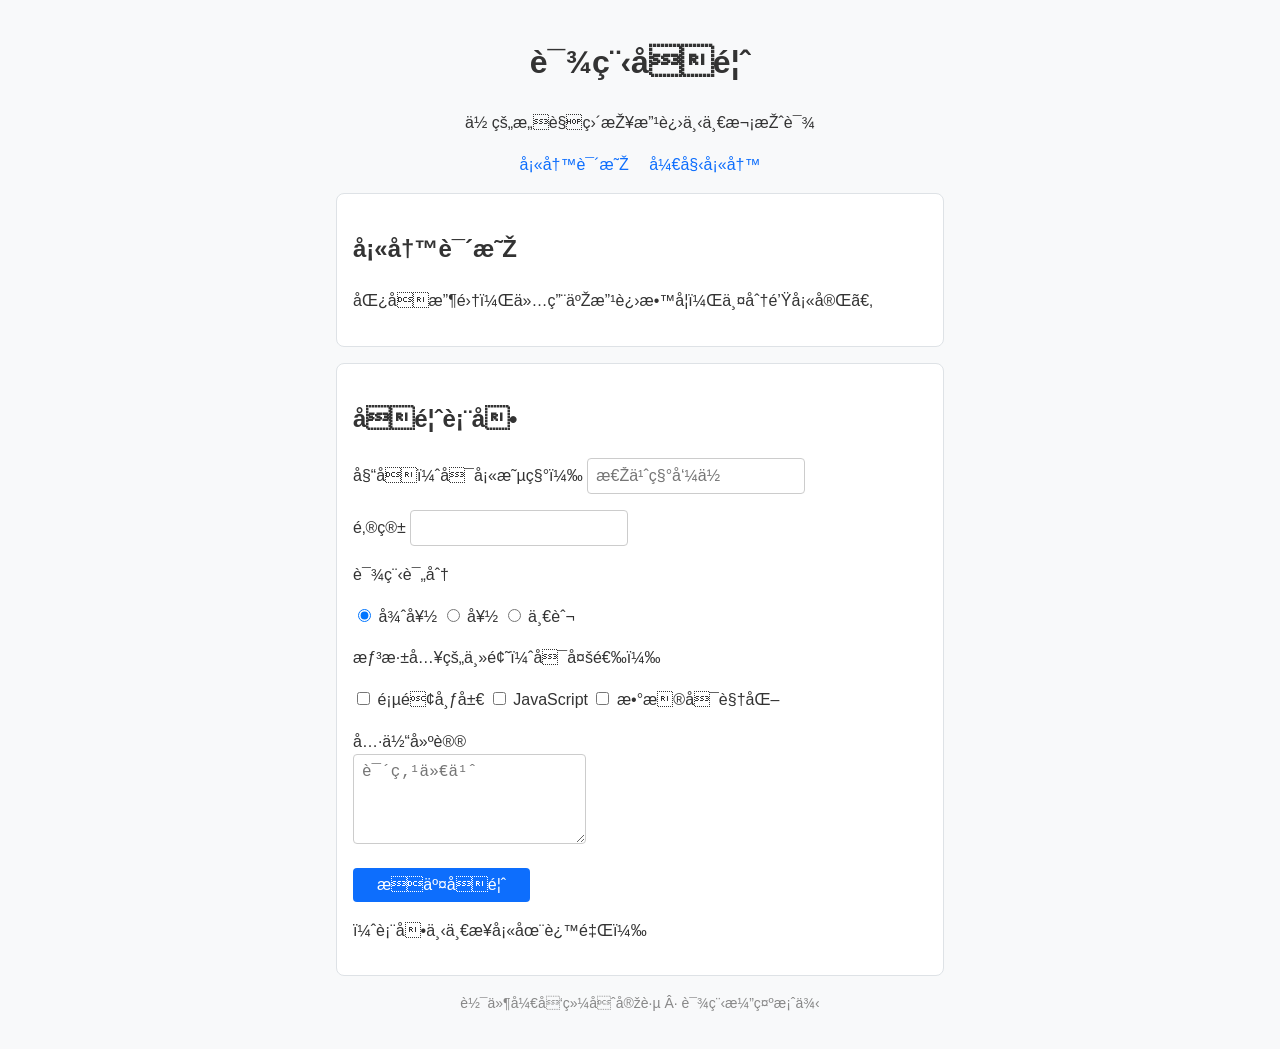
<file: feedback-form/index.html>
<!DOCTYPE html>
 <html lang="zh-CN"> 
<head> 
<link rel="stylesheet" href="style.css"
<meta charset="UTF-8">
 <meta name="viewport" content="width=device-width, initial-scale=1.0"> 
<title>课程反馈</title>
 </head>
 <body> 
<header> 
<h1>课程反馈</h1> 
<p>你的意见直接改进下一次授课</p> 
</header>
 <nav> 
<a href="#intro">填写说明</a> 
<a href="#form">开始填写</a>
 </nav> 
<main>
 <section id="intro"> 
<h2>填写说明</h2>
 <p>匿名收集，仅用于改进教学，两分钟填完。</p>
 </section>
 <section id="form">
 <h2>反馈表单</h2>
<form action="#" method="get"> <p> <label for="name">姓名（可填昵称）</label> <input type="text" id="name" name="name" placeholder="怎么称呼你" required> </p> <p> <label for="mail">邮箱</label> <input type="email" id="mail" name="mail" required> </p> <p>课程评分</p> <p> <label><input type="radio" name="score" value="5" checked> 很好</label> <label><input type="radio" name="score" value="4"> 好</label> <label><input type="radio" name="score" value="3"> 一般</label> </p> <p>想深入的主题（可多选）</p> <p> <label><input type="checkbox" name="topic" value="layout"> 页面布局</label> <label><input type="checkbox" name="topic" value="js"> JavaScript</label> <label><input type="checkbox" name="topic" value="chart"> 数据可视化</label> </p> <p> <label for="advice">具体建议</label><br> <textarea id="advice" name="advice" rows="4" maxlength="200" placeholder="说点什么"></textarea> </p> <p> <button type="submit">提交反馈</button> </p> </form 
<p>（表单下一步填在这里）</p> 
</section>
 </main> 
<footer> 
<p>软件开发综合实践 · 课程演示案例</p>
</footer> 
</body> 
</html>
</file>
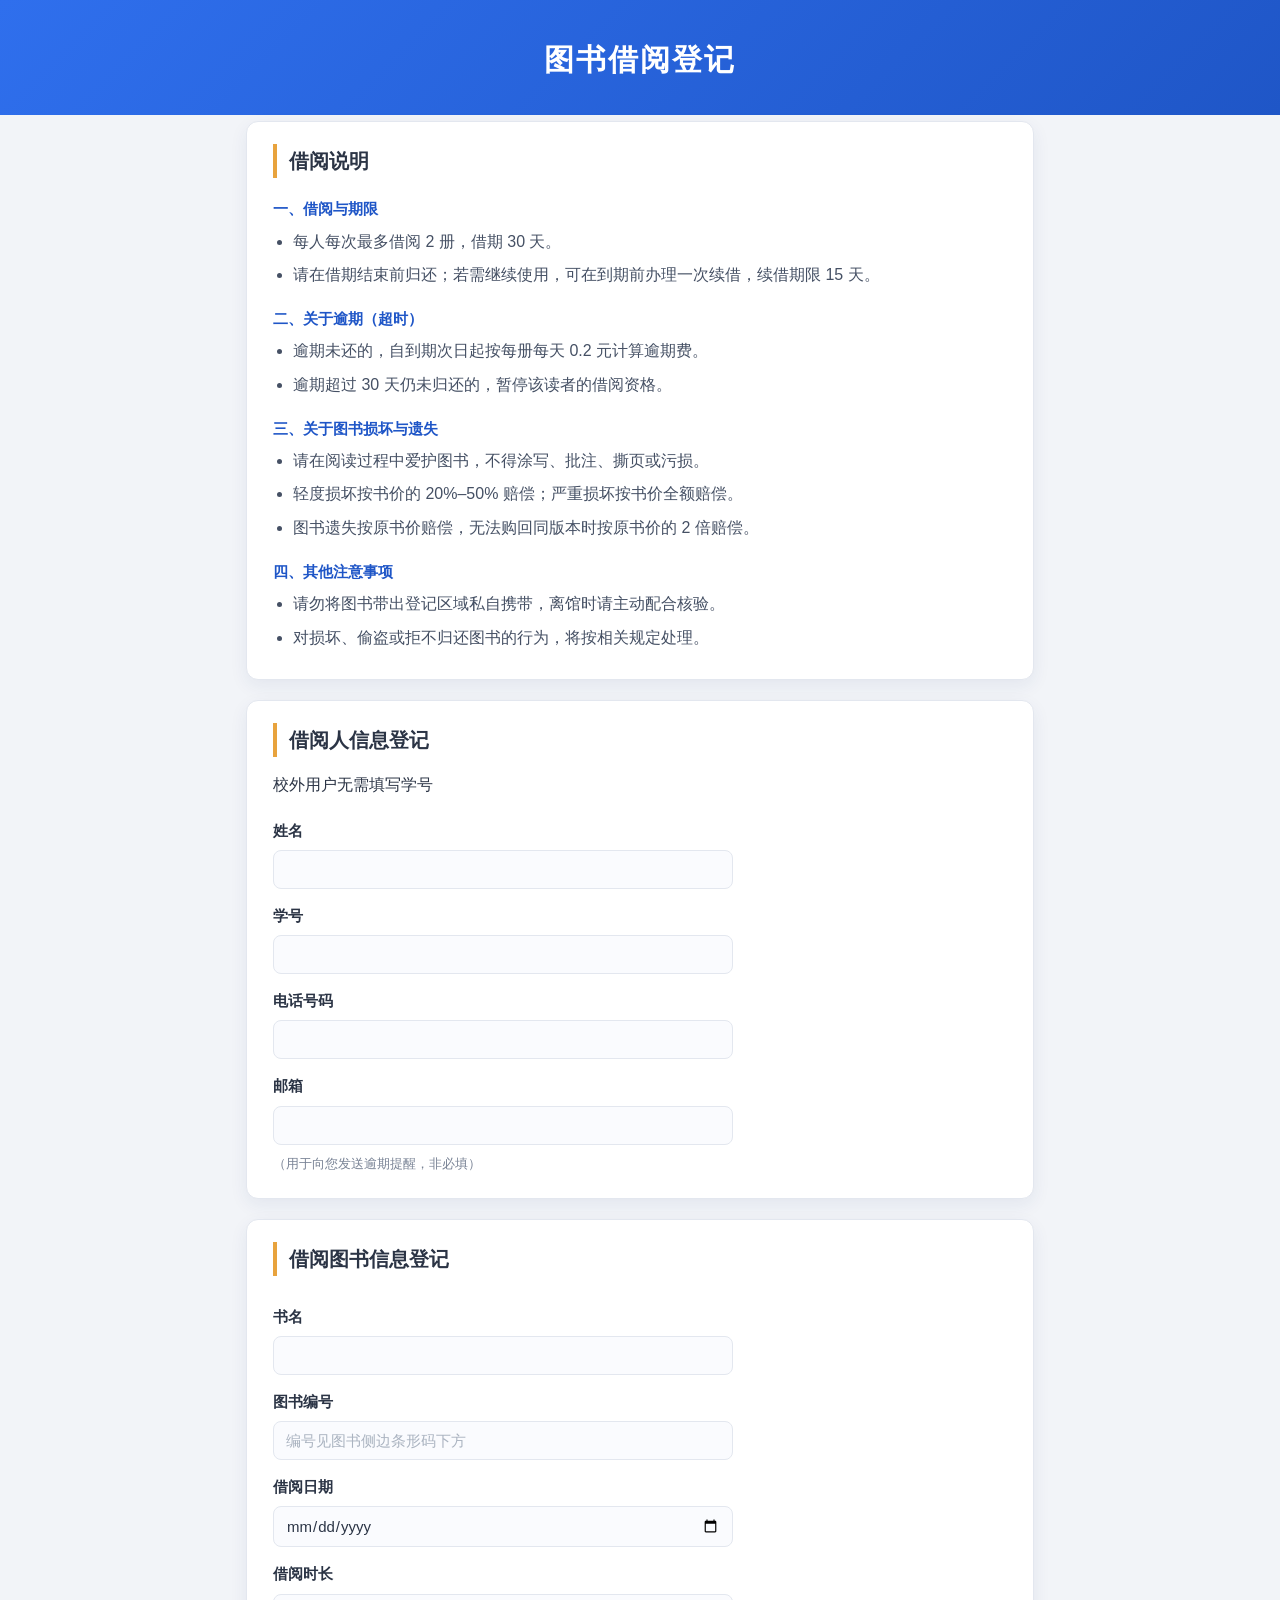
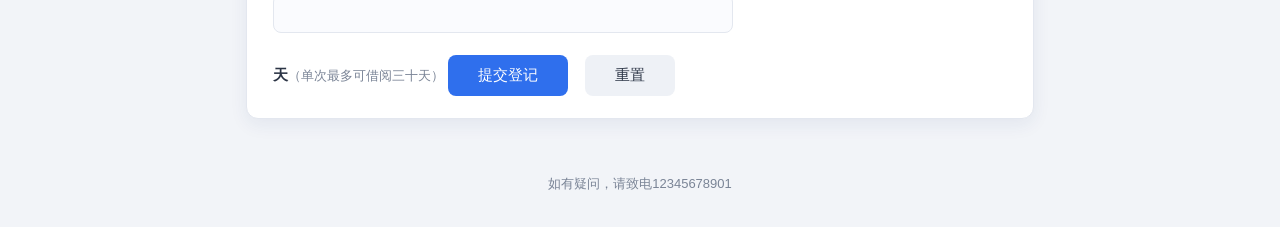
<file: 图书借阅登记/index.html>
<!DOCTYPE html>
<html lang="zh-CN">
<head>
  <meta charset="UTF-8">
  <meta name="viewport" content="width=device-width, initial-scale=1.0">
<title>图书借阅登记</title>
<link rel="stylesheet" href="style.css">
</head>
<body>
<header>
 <h1>图书借阅登记</h1>
</header>
<main>
<section>
  <h2>借阅说明</h2>
  <h3>一、借阅与期限</h3>
  <ul>
    <li>每人每次最多借阅 2 册，借期 30 天。</li>
    <li>请在借期结束前归还；若需继续使用，可在到期前办理一次续借，续借期限 15 天。</li>
  </ul>
  <h3>二、关于逾期（超时）</h3>
  <ul>
    <li>逾期未还的，自到期次日起按每册每天 0.2 元计算逾期费。</li>
    <li>逾期超过 30 天仍未归还的，暂停该读者的借阅资格。</li>
  </ul>
  <h3>三、关于图书损坏与遗失</h3>
  <ul>
    <li>请在阅读过程中爱护图书，不得涂写、批注、撕页或污损。</li>
    <li>轻度损坏按书价的 20%–50% 赔偿；严重损坏按书价全额赔偿。</li>
    <li>图书遗失按原书价赔偿，无法购回同版本时按原书价的 2 倍赔偿。</li>
  </ul>
  <h3>四、其他注意事项</h3>
  <ul>
    <li>请勿将图书带出登记区域私自携带，离馆时请主动配合核验。</li>
    <li>对损坏、偷盗或拒不归还图书的行为，将按相关规定处理。</li>
  </ul>
</section>
<form action="#" method="get">
<section>
<h2>借阅人信息登记</h2>
<p>校外用户无需填写学号</p>
<label for="name">姓名</label>
<input type="text" id="name" name="name" required><br>
<label for="xuehao">学号</label>
<input type="text" id="xuehao" name="xuehao" pattern="[0-9]+" ><br>
<label for="phone">电话号码</label>
<input type="tel" id="phone" name="phone" required><br>
<label for="mail">邮箱</label>
<input type="email" id="mail" name="mail"><span>（用于向您发送逾期提醒，非必填）</span>
</section>
<section>
<h2>借阅图书信息登记</h2>
<label for="bookname">书名</label>
<input type="text" id="bookname" name="bookname"required><br>
<label for="booknumber">图书编号</label>
<input type="text" id="booknumber" name="booknumber" placeholder="编号见图书侧边条形码下方" required><br>
<label for="date">借阅日期</label>
<input type="date" id="date" name="date" required><br>
<label for="time">借阅时长</label>
<input type="number" id="time" name="time" min="1" max="30" step="1" required><label for="time">天</label><span>（单次最多可借阅三十天）</span><br>
 <button type="submit">提交登记</button>
 <button type="reset">重置</button>
</section>
</form>
</main>
<footer>
<p>如有疑问，请致电12345678901</p>
</footer>
</body>
</html>
</file>
<file: feedback-form/style.css>
* { box-sizing: border-box; } body { font-family: "Microsoft YaHei", "PingFang SC", sans-serif; color: #333; line-height: 1.6; background-color: #f8f9fa; max-width: 640px; margin: 0 auto; padding: 16px; } header { text-align: center; } nav { text-align: center; margin-bottom: 16px; } nav a { color: #0d6efd; text-decoration: none; margin: 0 8px; } section { background: #fff; border: 1px solid #dee2e6; border-radius: 8px; padding: 16px; margin-bottom: 16px; } input, textarea, select, button { font-size: 16px; padding: 8px; border: 1px solid #ccc; border-radius: 4px; } button {

background: #0d6efd; color: #fff; border: none; padding: 8px 24px; } footer { text-align: center; color: #888; font-size: 14px; }
</file>
<file: 图书借阅登记/style.css>
:root {
  --bg: #f2f4f8;
  --card: #ffffff;
  --text: #2b3445;
  --muted: #7a8496;
  --primary: #2f6fed;
  --primary-dark: #1f56c7;
  --accent: #e8a33d;
  --border: #e3e7ef;
  --danger: #d64545;
}

* {
  box-sizing: border-box;
}

body {
  margin: 0;
  font-family: "Microsoft YaHei", "PingFang SC", "Segoe UI", Arial, sans-serif;
  background: var(--bg);
  color: var(--text);
  line-height: 1.7;
}

header {
  background: linear-gradient(135deg, var(--primary), var(--primary-dark));
  color: #fff;
  text-align: center;
  padding: 34px 16px 30px;
}

header h1 {
  margin: 0;
  font-size: 30px;
  letter-spacing: 2px;
}

header p {
  margin: 10px 0 0;
  opacity: 0.85;
  font-size: 14px;
}

main {
  max-width: 820px;
  margin: -14px auto 40px;
  padding: 0 16px;
  position: relative;
  z-index: 1;
}

section {
  background: var(--card);
  border: 1px solid var(--border);
  border-radius: 12px;
  padding: 22px 26px;
  margin: 20px 0;
  box-shadow: 0 6px 18px rgba(31, 60, 115, 0.07);
}

h2 {
  margin: 0 0 14px;
  padding-left: 12px;
  border-left: 4px solid var(--accent);
  font-size: 20px;
}

h3 {
  margin: 18px 0 6px;
  color: var(--primary-dark);
  font-size: 15px;
}

section ul {
  margin: 4px 0 0;
  padding-left: 20px;
}

section ul li {
  margin: 6px 0;
  color: #455064;
}

p {
  margin: 6px 0;
}

form label {
  display: inline-block;
  font-weight: 600;
  margin-top: 14px;
  font-size: 15px;
}

form br {
  display: none;
}

form input[type="text"],
form input[type="number"],
form input[type="tel"],
form input[type="email"],
form input[type="date"] {
  display: block;
  width: 100%;
  max-width: 460px;
  padding: 10px 12px;
  margin-top: 6px;
  font-size: 15px;
  font-family: inherit;
  color: var(--text);
  background: #fafbfe;
  border: 1px solid var(--border);
  border-radius: 8px;
  transition: border-color 0.2s, box-shadow 0.2s, background 0.2s;
}

form input:focus {
  outline: none;
  background: #fff;
  border-color: var(--primary);
  box-shadow: 0 0 0 3px rgba(47, 111, 237, 0.15);
}

form input::placeholder {
  color: #aab3c0;
}

form span {
  display: inline-block;
  margin-top: 8px;
  font-size: 13px;
  color: var(--muted);
}

button {
  font-family: inherit;
  font-size: 15px;
  padding: 11px 30px;
  border: none;
  border-radius: 8px;
  cursor: pointer;
  margin-top: 22px;
  transition: background 0.2s, transform 0.05s;
}

button[type="submit"] {
  background: var(--primary);
  color: #fff;
}

button[type="submit"]:hover {
  background: var(--primary-dark);
}

button[type="reset"] {
  background: #eef1f6;
  color: var(--text);
  margin-left: 12px;
}

button[type="reset"]:hover {
  background: #dfe4ec;
}

button:active {
  transform: translateY(1px);
}

footer {
  text-align: center;
  color: var(--muted);
  font-size: 13px;
  padding: 8px 16px 26px;
}

@media (max-width: 560px) {
  section {
    padding: 18px;
  }
  button[type="reset"] {
    margin-left: 0;
  }
}
</file>
